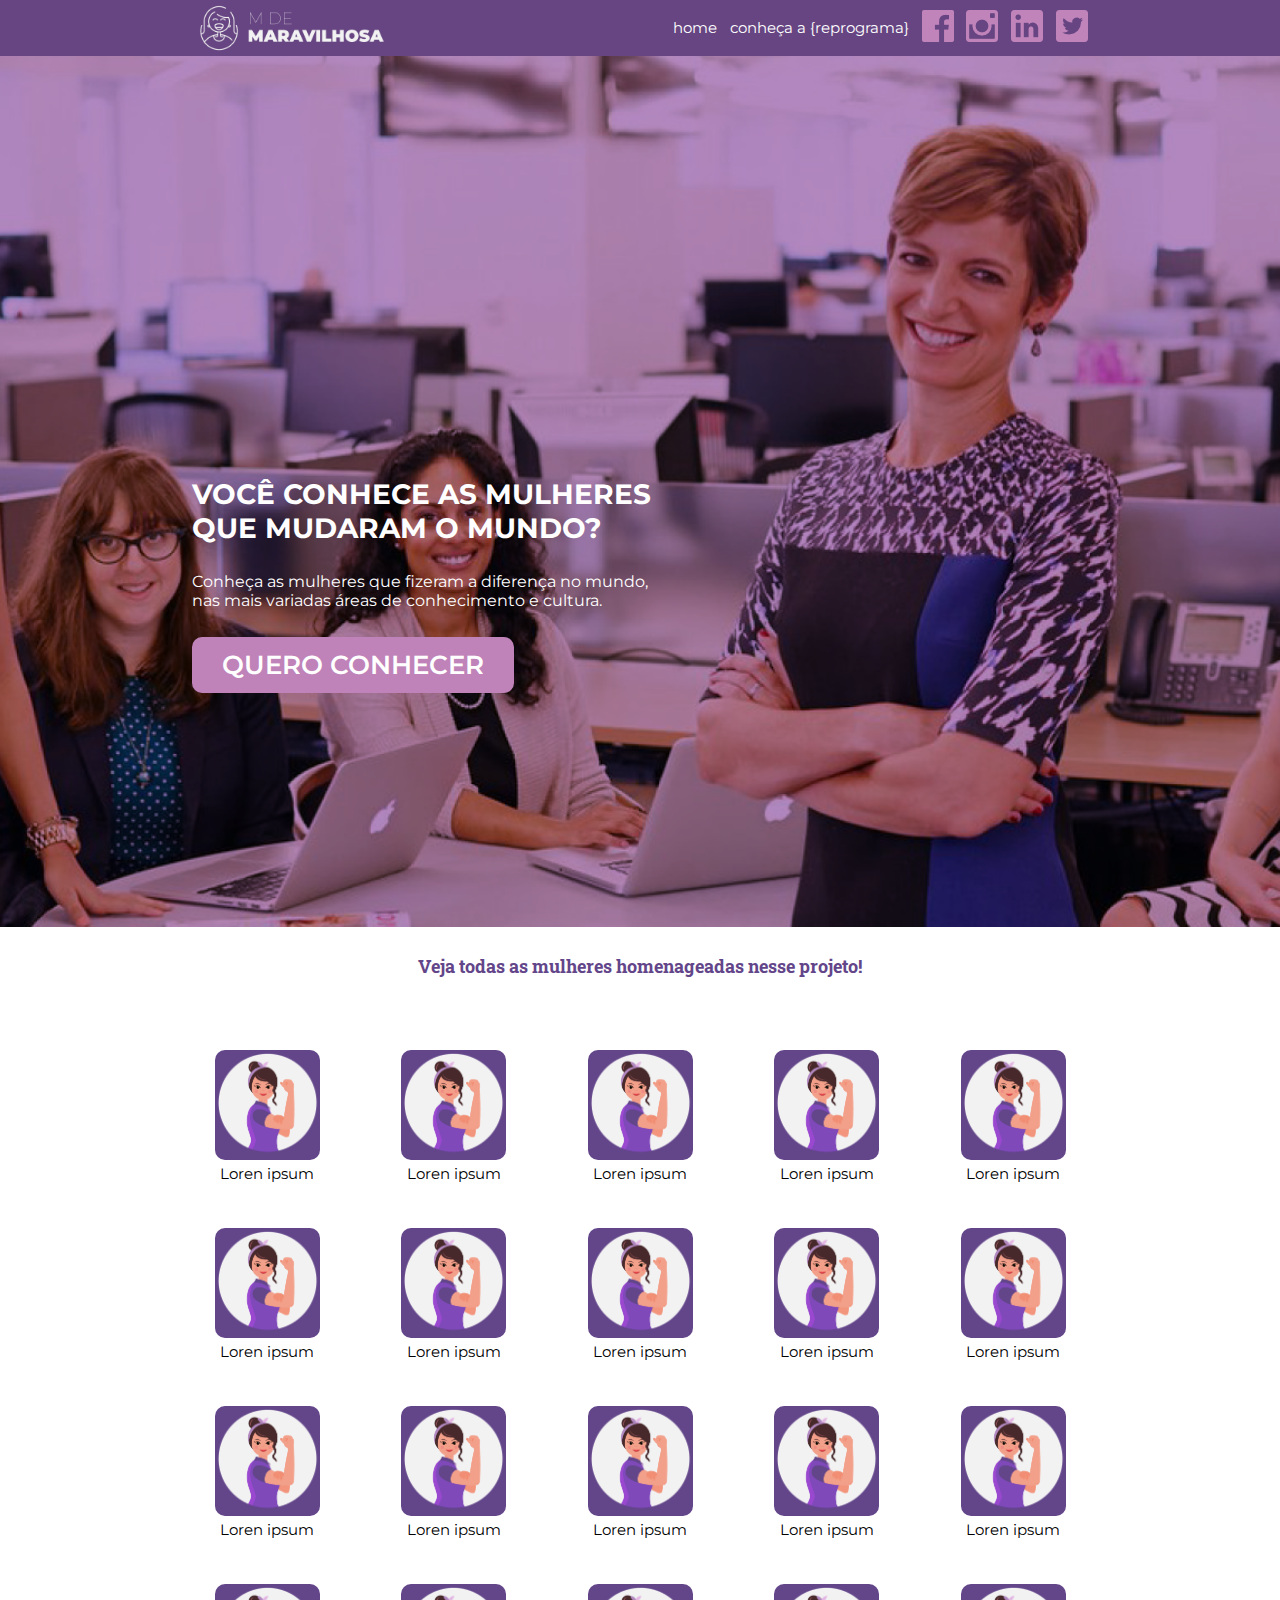
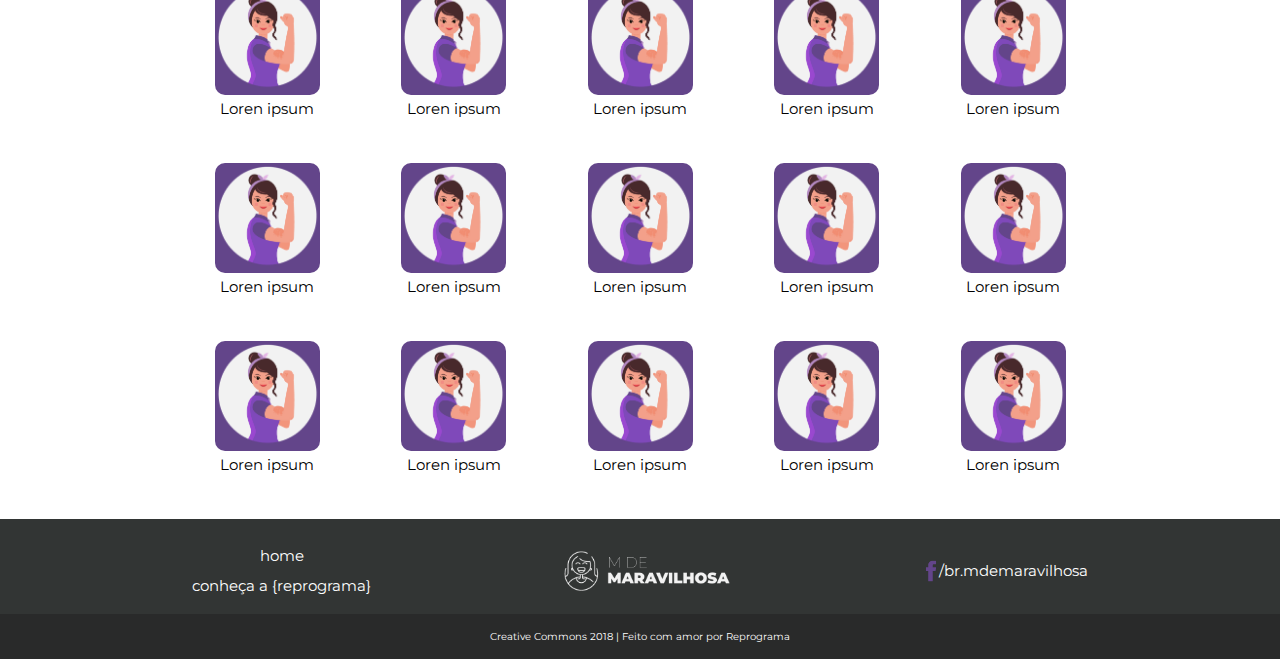
<file: index.html>
<!DOCTYPE html>
<html lang="pt-br">

    <head>
        <meta charset="UTF-8">
        <meta name="viewport" content="width=device-width, initial-scale=1.0">
        <meta http-equiv="X-UA-Compatible" content="ie=edge">
        <title>M de Maravilhosa</title>
        <link href="https://fonts.googleapis.com/css?family=Montserrat:400,800|Roboto+Slab" rel="stylesheet">
        <link rel="stylesheet" href="css/style.css">
    </head>

    <body>
        <header class="cabecalho">
            <div class="container">
                <img class="cabecalho__logo" src="img/logo-white.png" alt="Logo M de Maravilhosa">
                <nav class="navegacao">
                    <ul class="navegacao__web">
                        <li><a href="">home</a></li>
                        <li><a href="">conheça a {reprograma}</a></li>
                        <li><a href=""><img src="img/icon-facebook.png" alt="link para Facebook"></a></li>
                        <li><a href=""><img src="img/icon-instagram.png" alt="link para Instagram"></a></li>
                        <li><a href=""><img src="img/icon-linkedin.png" alt="link para o Linkedin"></a></li>
                        <li><a href=""><img src="img/icon-twitter.png" alt="link para o Twitter"></a></li>
                    </ul>
                    <a class="navegacao__mobile" href=""><img src="img/menu-nav.png" alt="Menu de navegação para mobile"></a>
                </nav>
            </div>
        </header>

        <main>
            <section class="banner">
                <h1 class="banner__titulo container--banner">
                    Você conhece as mulheres <br>que mudaram o mundo?
                </h1>
                <h2 class="banner__subtitulo container--banner">
                    Conheça as mulheres que fizeram a diferença no mundo, <br> nas mais variadas áreas de conhecimento e cultura.
                </h2>
                <a class="btn btn--principal container--banner" href="#">Quero conhecer</a>
            </section>

            <section class="menu-perfis">
                <h3 class="menu-perfis__titulo principal">Veja todas as mulheres homenageadas nesse projeto!</h3>
                <div class="container--perfis">
                    <a class="menu-perfis__links" href="#">
                        <figure class="menu-perfis__perfil">
                            <img src="img/img-mulher.png" alt="Perfil que deseja visualizar">
                            <figcaption>Loren ipsum</figcaption>
                        </figure>
                    </a>
                    <a class="menu-perfis__links" href="#">
                        <figure class="menu-perfis__perfil">
                            <img src="img/img-mulher.png" alt="Perfil que deseja visualizar">
                            <figcaption>Loren ipsum</figcaption>
                        </figure>
                    </a>
                    <a class="menu-perfis__links" href="#">
                        <figure class="menu-perfis__perfil">
                            <img src="img/img-mulher.png" alt="Perfil que deseja visualizar">
                            <figcaption>Loren ipsum</figcaption>
                        </figure>
                    </a>
                    <a class="menu-perfis__links" href="#">
                        <figure class="menu-perfis__perfil">
                            <img src="img/img-mulher.png" alt="Perfil que deseja visualizar">
                            <figcaption>Loren ipsum</figcaption>
                        </figure>
                    </a>
                    <a class="menu-perfis__links" href="#">
                        <figure class="menu-perfis__perfil">
                            <img src="img/img-mulher.png" alt="Perfil que deseja visualizar">
                            <figcaption>Loren ipsum</figcaption>
                        </figure>
                    </a>
                    <a class="menu-perfis__links" href="#">
                        <figure class="menu-perfis__perfil">
                            <img src="img/img-mulher.png" alt="Perfil que deseja visualizar">
                            <figcaption>Loren ipsum</figcaption>
                        </figure>
                    </a>
                    <a class="menu-perfis__links" href="#">
                        <figure class="menu-perfis__perfil">
                            <img src="img/img-mulher.png" alt="Perfil que deseja visualizar">
                            <figcaption>Loren ipsum</figcaption>
                        </figure>
                    </a>
                    <a class="menu-perfis__links" href="#">
                        <figure class="menu-perfis__perfil">
                            <img src="img/img-mulher.png" alt="Perfil que deseja visualizar">
                            <figcaption>Loren ipsum</figcaption>
                        </figure>
                    </a>
                    <a class="menu-perfis__links" href="#">
                        <figure class="menu-perfis__perfil">
                            <img src="img/img-mulher.png" alt="Perfil que deseja visualizar">
                            <figcaption>Loren ipsum</figcaption>
                        </figure>
                    </a>
                    <a class="menu-perfis__links" href="#">
                        <figure class="menu-perfis__perfil">
                            <img src="img/img-mulher.png" alt="Perfil que deseja visualizar">
                            <figcaption>Loren ipsum</figcaption>
                        </figure>
                    </a>
                    <a class="menu-perfis__links" href="#">
                        <figure class="menu-perfis__perfil">
                            <img src="img/img-mulher.png" alt="Perfil que deseja visualizar">
                            <figcaption>Loren ipsum</figcaption>
                        </figure>
                    </a>
                    <a class="menu-perfis__links" href="#">
                        <figure class="menu-perfis__perfil">
                            <img src="img/img-mulher.png" alt="Perfil que deseja visualizar">
                            <figcaption>Loren ipsum</figcaption>
                        </figure>
                    </a>
                    <a class="menu-perfis__links" href="#">
                        <figure class="menu-perfis__perfil">
                            <img src="img/img-mulher.png" alt="Perfil que deseja visualizar">
                            <figcaption>Loren ipsum</figcaption>
                        </figure>
                    </a>
                    <a class="menu-perfis__links" href="#">
                        <figure class="menu-perfis__perfil">
                            <img src="img/img-mulher.png" alt="Perfil que deseja visualizar">
                            <figcaption>Loren ipsum</figcaption>
                        </figure>
                    </a>
                    <a class="menu-perfis__links" href="#">
                        <figure class="menu-perfis__perfil">
                            <img src="img/img-mulher.png" alt="Perfil que deseja visualizar">
                            <figcaption>Loren ipsum</figcaption>
                        </figure>
                    </a>
                    <a class="menu-perfis__links" href="#">
                        <figure class="menu-perfis__perfil">
                            <img src="img/img-mulher.png" alt="Perfil que deseja visualizar">
                            <figcaption>Loren ipsum</figcaption>
                        </figure>
                        </a>
                    <a class="menu-perfis__links" href="#">
                        <figure class="menu-perfis__perfil">
                            <img src="img/img-mulher.png" alt="Perfil que deseja visualizar">
                            <figcaption>Loren ipsum</figcaption>
                        </figure>
                    </a>
                    <a class="menu-perfis__links" href="#">
                        <figure class="menu-perfis__perfil">
                            <img src="img/img-mulher.png" alt="Perfil que deseja visualizar">
                            <figcaption>Loren ipsum</figcaption>
                        </figure>
                    </a>
                    <a class="menu-perfis__links" href="#">
                        <figure class="menu-perfis__perfil">
                            <img src="img/img-mulher.png" alt="Perfil que deseja visualizar">
                            <figcaption>Loren ipsum</figcaption>
                        </figure>
                        </a>
                    <a class="menu-perfis__links" href="#">
                        <figure class="menu-perfis__perfil">
                            <img src="img/img-mulher.png" alt="Perfil que deseja visualizar">
                            <figcaption>Loren ipsum</figcaption>
                        </figure>
                    </a>
                    <a class="menu-perfis__links" href="#">
                        <figure class="menu-perfis__perfil">
                            <img src="img/img-mulher.png" alt="Perfil que deseja visualizar">
                            <figcaption>Loren ipsum</figcaption>
                        </figure>
                    </a>
                    <a class="menu-perfis__links" href="#">
                        <figure class="menu-perfis__perfil">
                            <img src="img/img-mulher.png" alt="Perfil que deseja visualizar">
                            <figcaption>Loren ipsum</figcaption>
                        </figure>
                    </a>
                    <a class="menu-perfis__links" href="#">
                        <figure class="menu-perfis__perfil">
                            <img src="img/img-mulher.png" alt="Perfil que deseja visualizar">
                            <figcaption>Loren ipsum</figcaption>
                        </figure>
                    </a>
                    <a class="menu-perfis__links" href="#">
                        <figure class="menu-perfis__perfil">
                            <img src="img/img-mulher.png" alt="Perfil que deseja visualizar">
                            <figcaption>Loren ipsum</figcaption>
                        </figure>
                    </a>
                    <a class="menu-perfis__links" href="#">
                        <figure class="menu-perfis__perfil">
                            <img src="img/img-mulher.png" alt="Perfil que deseja visualizar">
                            <figcaption>Loren ipsum</figcaption>
                        </figure>
                    </a>
                    <a class="menu-perfis__links" href="#">
                        <figure class="menu-perfis__perfil">
                            <img src="img/img-mulher.png" alt="Perfil que deseja visualizar">
                            <figcaption>Loren ipsum</figcaption>
                        </figure>
                    </a>
                    <a class="menu-perfis__links" href="#">
                        <figure class="menu-perfis__perfil">
                            <img src="img/img-mulher.png" alt="Perfil que deseja visualizar">
                            <figcaption>Loren ipsum</figcaption>
                        </figure>
                    </a>
                    <a class="menu-perfis__links" href="#">
                        <figure class="menu-perfis__perfil">
                            <img src="img/img-mulher.png" alt="Perfil que deseja visualizar">
                            <figcaption>Loren ipsum</figcaption>
                        </figure>
                    </a>
                    <a class="menu-perfis__links" href="#">
                        <figure class="menu-perfis__perfil">
                            <img src="img/img-mulher.png" alt="Perfil que deseja visualizar">
                            <figcaption>Loren ipsum</figcaption>
                        </figure>
                    </a>
                    <a class="menu-perfis__links" href="#">
                        <figure class="menu-perfis__perfil">
                            <img src="img/img-mulher.png" alt="Perfil que deseja visualizar">
                            <figcaption>Loren ipsum</figcaption>
                        </figure>
                    </a>
                </div>
            </section>
        </main>

        <footer class="rodape">
           <nav class="rodape__nav container--rodape">
                <ul class="rodape__links">
                    <li><a href="">home</a></li>
                    <li><a href="">conheça a {reprograma}</a></li>
                </ul>
                <img class="rodape__logo" src="img/logo-white.png" alt="Logo M de Maravilhosa">
                    <a class="rodape__link-face" href="#">
                        <img src="img/fb-icone.png" alt="link para o Facebook"> 
                        <p>/br.mdemaravilhosa</p>
                    </a>
           </nav>
           <section class="rodape__copyrigth">
               <p>Creative Commons 2018 | Feito com amor por Reprograma</p>
           </section>

        </footer>
    </body>
</html>
</file>
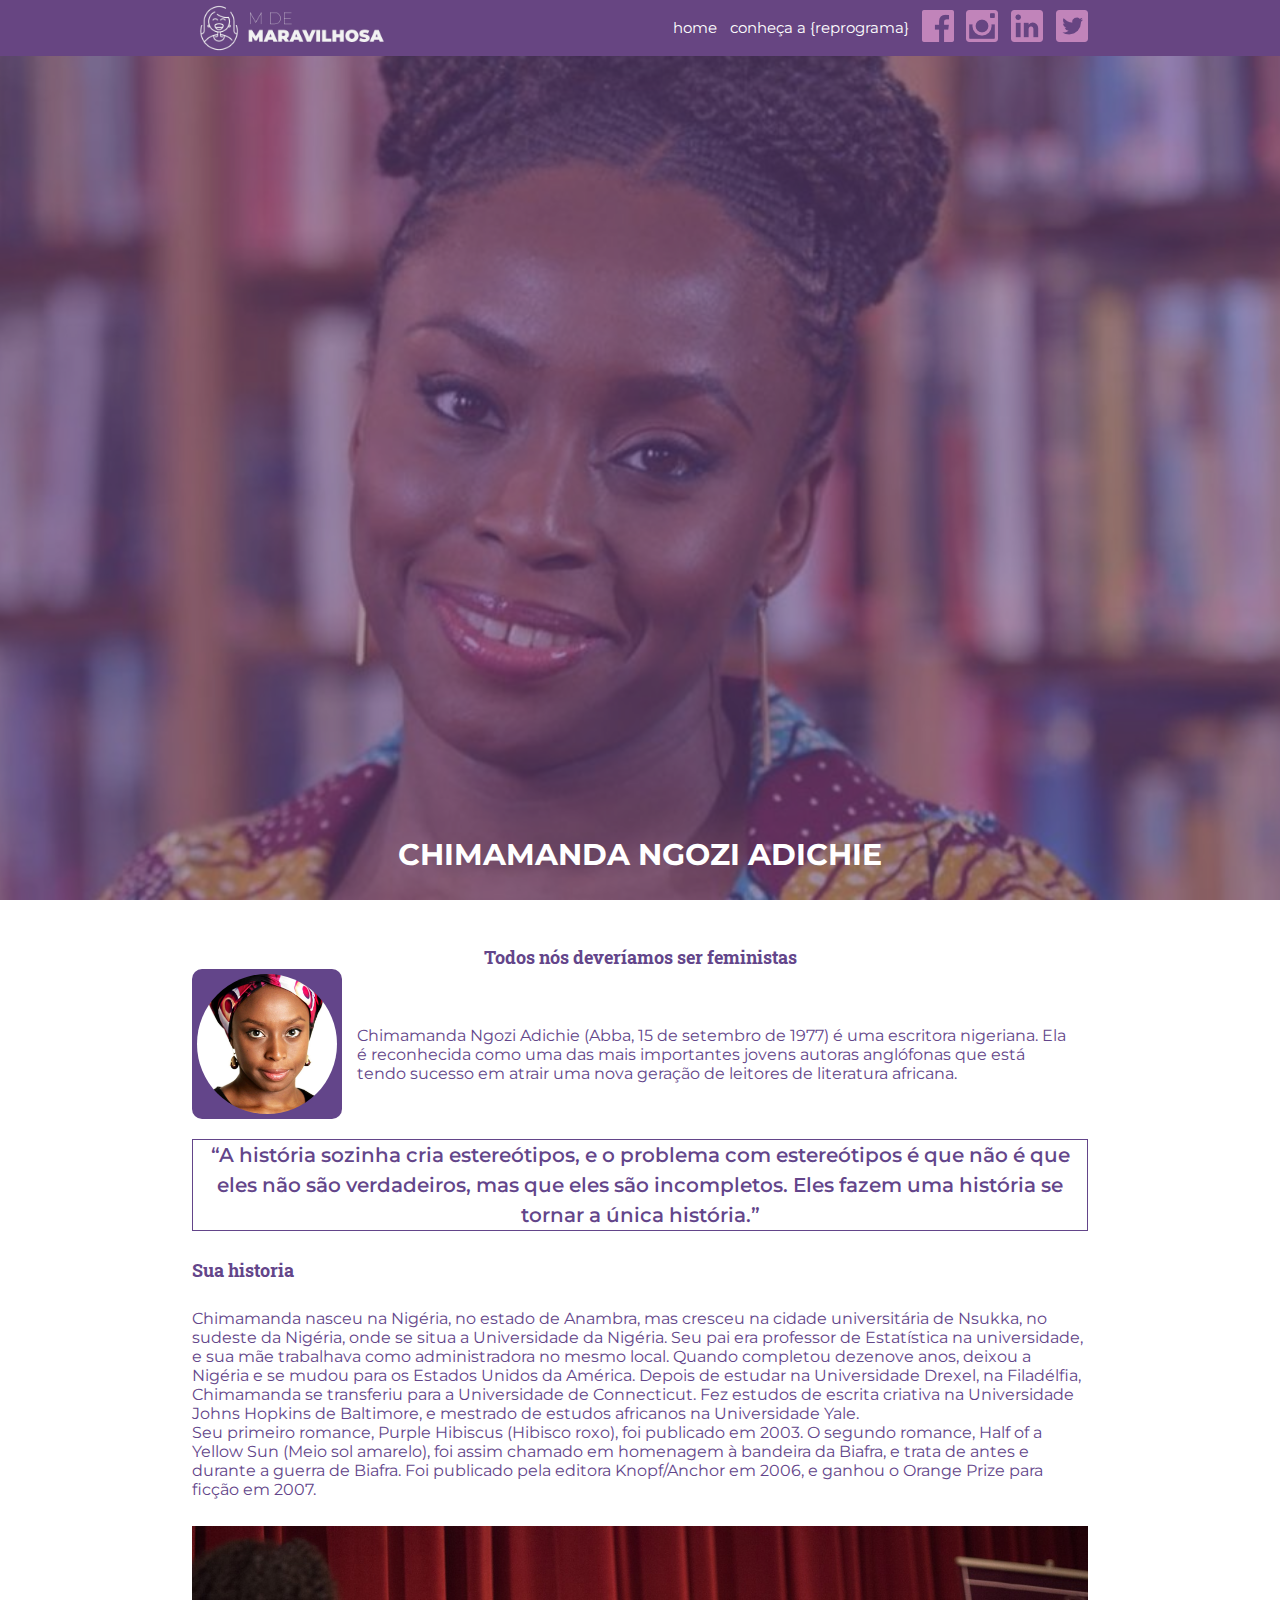
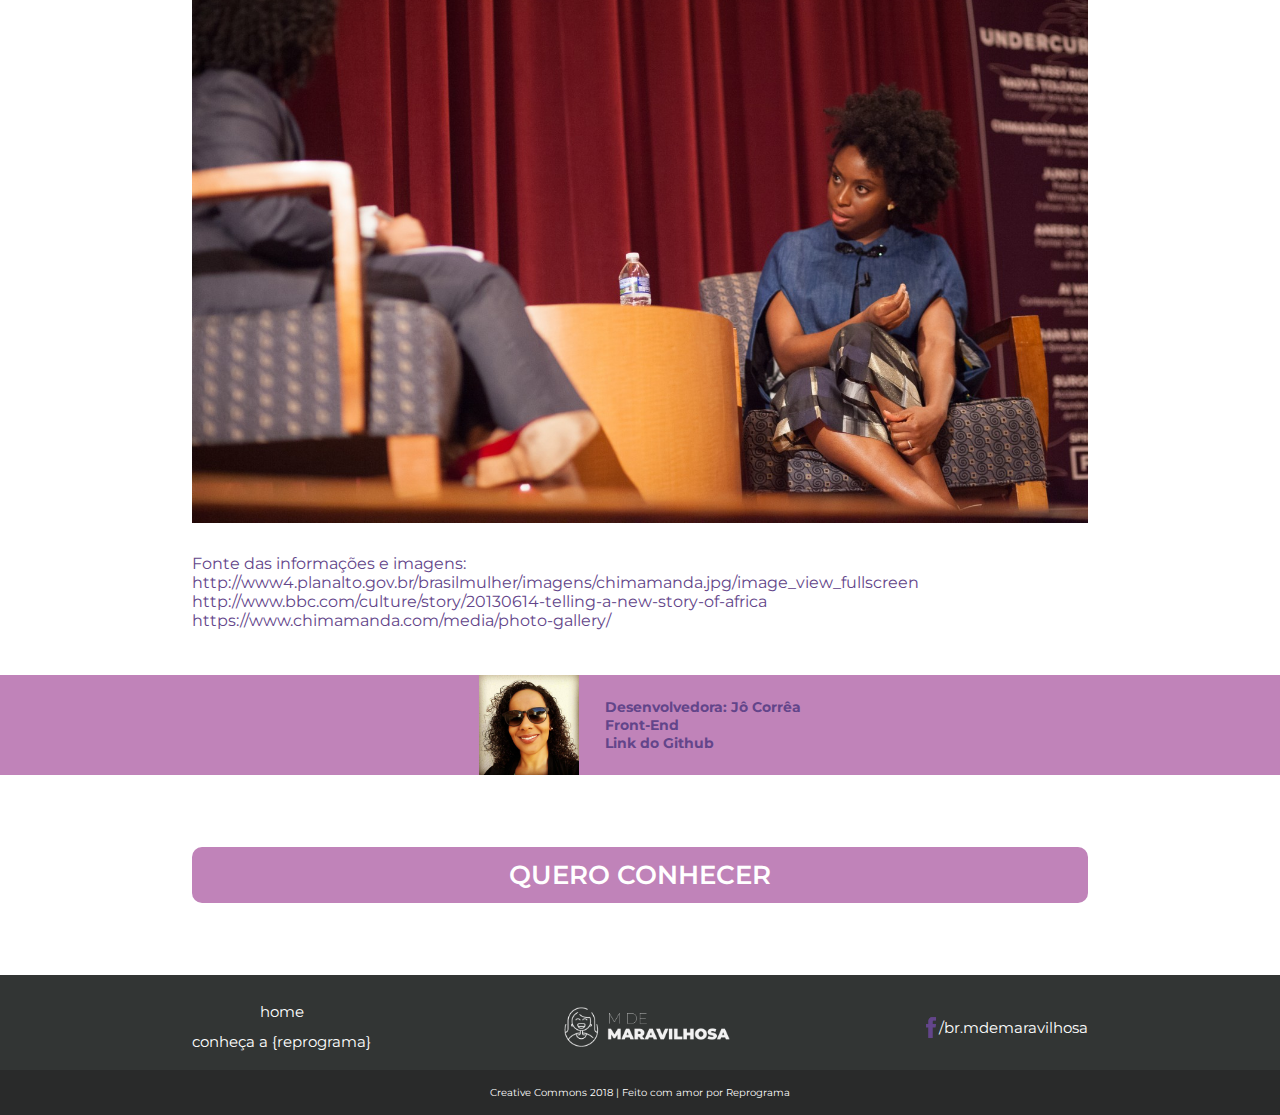
<file: perfil/chimamanda-ngozi-adichie.html>
<!DOCTYPE html>
<html lang="pt-br">

    <head>
        <meta charset="UTF-8">
        <meta name="viewport" content="width=device-width, initial-scale=1.0">
        <meta http-equiv="X-UA-Compatible" content="ie=edge">
        <title>M de Maravilhosa</title>
        <link href="https://fonts.googleapis.com/css?family=Montserrat:400,800|Roboto+Slab" rel="stylesheet">
        <link rel="stylesheet" href="../css/style.css">
    </head>

    <body>
        <header class="cabecalho">
            <div class="container">
                <img class="cabecalho__logo" src="../img/logo-white.png" alt="Logo M de Maravilhosa">
                <nav class="navegacao">
                    <ul class="navegacao__web">
                        <li><a href="">home</a></li>
                        <li><a href="">conheça a {reprograma}</a></li>
                        <li><a href=""><img src="../img/icon-facebook.png" alt="link para Facebook"></a></li>
                        <li><a href=""><img src="../img/icon-instagram.png" alt="link para Instagram"></a></li>
                        <li><a href=""><img src="../img/icon-linkedin.png" alt="link para o Linkedin"></a></li>
                        <li><a href=""><img src="../img/icon-twitter.png" alt="link para o Twitter"></a></li>
                    </ul>
                    <a class="navegacao__mobile" href=""><img src="../img/menu-nav.png" alt="Menu de navegação para mobile"></a>
                </nav>
            </div>
        </header>

        <main>
            <section class="banner-perfil">
                <div class="banner-perfil__color">
                    <h1 class="banner-perfil__titulo">
                        Chimamanda Ngozi Adichie
                    </h1>
                </div>
            </section>

            <section class="perfil">
                <h3 class="perfil__titulo principal">Todos nós deveríamos ser feministas</h3>
                <div class="container--perfis">
                    <div class="perfil__sobre">
                        <div class="perfil__imagem u-espaco-direita">
                            <img src="../img/perfil.jpeg" alt="Chimamanda Ngozi">
                        </div>
                        <p class="u-espaco-direita"> Chimamanda Ngozi Adichie (Abba, 15 de setembro de 1977) é uma escritora nigeriana. Ela é reconhecida como uma das mais importantes jovens autoras anglófonas que está tendo sucesso em atrair uma nova geração de leitores de literatura africana.</p>
                    </div>

                    <div class="perfil__citacao">
                        <p>“A história sozinha cria estereótipos, e o problema com estereótipos é que não é que eles não são verdadeiros, mas que eles são incompletos. Eles fazem uma história se tornar a única história.”</p>
                    </div>
                    <div class="perfil__historia">
                        <h3 class="menu-perfis__titulo u-esquerda">Sua historia</h3>
                        <p>Chimamanda nasceu na Nigéria, no estado de Anambra, mas cresceu na cidade universitária de Nsukka, no sudeste da Nigéria, onde se situa a Universidade da Nigéria. Seu pai era professor de Estatística na universidade, e sua mãe trabalhava como administradora no mesmo local. Quando completou dezenove anos, deixou a Nigéria e se mudou para os Estados Unidos da América. Depois de estudar na Universidade Drexel, na Filadélfia, Chimamanda se transferiu para a Universidade de Connecticut. Fez estudos de escrita criativa na Universidade Johns Hopkins de Baltimore, e mestrado de estudos africanos na Universidade Yale.</p>
                        <p>Seu primeiro romance, Purple Hibiscus (Hibisco roxo), foi publicado em 2003. O segundo romance, Half of a Yellow Sun (Meio sol amarelo), foi assim chamado em homenagem à bandeira da Biafra, e trata de antes e durante a guerra de Biafra. Foi publicado pela editora Knopf/Anchor em 2006, e ganhou o Orange Prize para ficção em 2007.</p>
                        <img src="../img/header.jpg" alt="Chimamanda em entrevista">
                        <p>Fonte das informações e imagens:</p>
                        <p>
                            <a href ="http://www4.planalto.gov.br/brasilmulher/imagens/chimamanda.jpg/image_view_fullscreen">http://www4.planalto.gov.br/brasilmulher/imagens/chimamanda.jpg/image_view_fullscreen</a>
                            <a href="http://www.bbc.com/culture/story/20130614-telling-a-new-story-of-africa"> http://www.bbc.com/culture/story/20130614-telling-a-new-story-of-africa</a>
                            <a href=" https://www.chimamanda.com/media/photo-gallery/">https://www.chimamanda.com/media/photo-gallery/</a>
                        </p>
                    </div>
                </div>

            </section>

            <section class="creditos">
                <div class="container--creditos">
                    <img class="creditos__foto" src="../img/jo.jpg" alt="Jô Corrêa">
                    <div class="creditos__dados">
                        <p>Desenvolvedora: Jô Corrêa</p>
                        <p>Front-End</p>
                        <a href="#">Link do Github</a>
                    </div>   
                </div>
            </section>

            <a class="btn btn--voltar-principal" href="#">Quero conhecer</a>

        </main>

        <footer class="rodape">
           <nav class="rodape__nav container--rodape">
                <ul class="rodape__links">
                    <li><a href="">home</a></li>
                    <li><a href="">conheça a {reprograma}</a></li>
                </ul>
                <img class="rodape__logo" src="../img/logo-white.png" alt="Logo M de Maravilhosa">
                <a class="rodape__link-face" href="#">
                    <img src="../img/fb-icone.png" alt="link para o Facebook"> 
                    <p>/br.mdemaravilhosa</p>
                </a>
           </nav>
           <section class="rodape__copyrigth">
               <p>Creative Commons 2018 | Feito com amor por Reprograma</p>
           </section>

        </footer>
    </body>
</html>
</file>
<file: css/style.css>
/* GERAL --------------------------------------------------------*/
*{
    box-sizing: border-box;
    margin: 0;
}

html{
    font-size: 8px;
}

a{
    text-decoration: none;
    color: #FFFFFF;
}

ul,li {
    list-style-type: none;
}

body{
    font-family: 'Montserrat', Arial, Helvetica, sans-serif;
}

img{
    width: 100%;
}

/*Cabeçalho --------------------------------------------------------*/

.cabecalho {
    background-color: #674582;
    width: 100vw;
    position: fixed;
    top:0;
    z-index: 999;
}

.container{
    margin: 0 5%;
    display: flex;
    justify-content: space-between;
    align-items: center;
}

.cabecalho__logo{
    max-width: 200px;
    min-width: 200px;
}

.navegacao__web{
    display: none;
}

.navegacao__mobile img{
    max-width: 20px;
    min-width: 20px;
}

/*Banner principal --------------------------------------------------------*/
.banner{
    background-image: url(../img/bg-banner-claro.png);
    background-size:cover;
    background-position:center center; /*- offset na ref da img*/
    height: 100vh;
    color: #FFFFFF;
}

.container--banner{
    margin: 0 5%;
    margin-top: 3vh;
}

.banner__titulo{
    padding-top: 50vh;
    font-size: 2.8rem;
    text-transform: uppercase;
    font-weight: bolder;
}

.banner__subtitulo{
    font-size: 1.6rem;
    font-weight: normal;
}

.btn{
    display: block;
    text-align: center;
    text-transform: uppercase;
    font-weight: 600;
    background:#C083B9;
    padding: 1.2rem 3rem;
    font-size: 2.6rem;
    border-radius:10px;
}
/*Banner perfil--------------------------------------------------------*/
.banner-perfil{
    background-image: url(../img/fundo-perfil.jpg);
    background-size:cover;
    background-position:center center; /*- offset na ref da img*/
    height: 100vh;
    color: #FFFFFF;
}

.banner-perfil__color{
    background-color: rgba(103,69,130,0.6);
    display: flex;
    align-items: flex-end;
    justify-content: center;
    text-align: center;
    height:100vh;
}

.banner-perfil__titulo{
    font-size: 3rem;
    text-transform: uppercase;
    font-weight: bolder;
    padding-bottom: 3vh;
}

/*Menu perfis--------------------------------------------------------*/
.container--perfis{
    margin: 0 5%;
    display:flex;
    justify-content: space-between;
    flex-wrap: wrap;
    margin-top:5vh;
}

.principal{
    font-family: 'Roboto Slab',Arial, Helvetica, sans-serif;
    color: #63458A;
    font-size: 1.8rem;
    text-align: center;
    margin-top:5vh;
}

.menu-perfis__perfil {
    color: #000000;
    text-align: center;
    font-size: 1.5rem;
    padding:0 10%;
}

.menu-perfis__links img{
    background: #63458A;
    border-radius: 10px;
    max-width: 150px;
    margin-top: 5vh;
}

/* Perfil ------------------------------------------------------*/
.perfil{
    color: #63458A;
    font-size: 1.6rem;
}

.container--perfis{
    margin: 0 5%;
}

.menu-perfis__titulo{
    font-family: 'Roboto Slab',Arial, Helvetica, sans-serif;
    font-size: 1.8rem;
    text-align: center;
    margin:3vh 0;
}

.perfil__sobre{
    display: flex;
    align-items: center;
}

.u-espaco-direita{
    margin-right: 15px;
}

.perfil__imagem{
    background: #63458A;
    border-radius:10px;
    display: flex;
    align-items: center;
    justify-content: center;
    margin-bottom: 20px;
}

.perfil__imagem img{
    max-width: 150px;
    min-width: 150px;
    border-radius:50%;
    padding: 5px;
   }

.perfil__citacao{
    width: 100%;
    border: 1px solid #63458A;
    font-size: 2rem;
    font-weight: 550;
    line-height: 3rem;
    text-align: center;
}

.u-esquerda{
    text-align: left;
}

.perfil__historia{
    width: 100%;
}

.perfil__historia img{
    padding: 3vh 0;
}

.perfil__historia a{
    color:#63458A;
    word-wrap: break-word;
}

.creditos{
    background: #C083B9;
    margin-top:5vh;
}

.container--creditos{
    margin:0 10%;
    display: flex;
    align-items: center;
    justify-content: center;
}

.creditos__dados{
    color:#63458A;
    font-weight: bold;
    line-height: 1.8rem;
    font-size: 1.4rem;
    padding-left: 2vw;
}

.creditos__dados a{
    color:#63458A;
}

.creditos__foto{
    max-width:100px;
    min-width:100px;
}

.btn--voltar-principal{
    display:block;
    margin:8vh 15%;
}



/*Rodapé--------------------------------------------------------*/
.rodape{
    color: #FFFFFF;
    text-align: center;
    background-color: #323534;
    margin-top:5vh;
}

.container--rodape{
    display: flex;
    flex-direction: column;
    margin: 0 5%;
    font-size: 1.6rem;
    align-items: center;
    text-align: center;
    padding-top:1vh;
}

.rodape__links{
    padding:0;
    line-height:3rem;
}

.rodape__logo{
    padding: 2vh 0;
    max-width: 180px;
    min-width: 180px;
}

.rodape__link-face{
    display: flex;
    justify-content: center;
    align-items: center;
    height: 20px;
    margin-bottom: 5vh;
}

.rodape__link-face img {
    width: 16px;
}

.rodape__copyrigth{
    background-color: #292A2A;
    line-height: 5vh;
    font-style: normal;
    font-size: 1rem;
    padding: 0;
}

/* Media queries ----------------------------------------- */

@media (min-width:768px){
    /* Geral */
    html{
        font-size: 9px;
    }

    /* Cabeçalho */
    .container{
        margin: 0 10%;
    }

    .navegacao__mobile{
        display: none;
    }

    .navegacao__web{
        display: flex;
        font-size: 1.5rem;
        align-items: center;
        padding:0;
    }

    .navegacao__web li{
        display: inline-block;
        padding-left: 1vw;
    }
    
    /* Banner principal */
    .container--banner{
        margin: 0 10%;
        margin-top: 3vh;
    }
    .container--perfis{
        margin: 0 10%;
    }
    .btn--principal{
        display: inline-block;
    }

    /* Rodapé */
    .container--rodape{
        display: flex;
        flex-direction: row;
        justify-content: space-between;
        align-items: center;
        margin: 0 10%;
        font-size: 1.5rem;
    }

    .rodape__link-face{
        margin-bottom: 0;
        }
}

@media (min-width:768px){
    /* Geral */
    html{
        font-size: 10px;
    }

    /* Cabeçalho */
    .container{
        margin: 0 15%;
    }

    /* .navegacao__mobile{
        display: none;
    } */

    /* .navegacao__web{
        display: flex;
        font-size: 1.5rem;
        align-items: center;
        padding:0;
    } */

    /* .navegacao__web li{
        display: inline-block;
        padding-left: 1vw;
    } */
    
    /* Banner principal */
    .container--banner{
        margin: 0 15%;
        margin-top: 3vh;
    }

    .container--perfis{
        margin: 0 15%;
    }
    .menu-perfis__perfil {
        padding:0 15%;
    }


    .btn--principal{
        display: inline-block;
    }

    /* Rodapé */
    .container--rodape{
        display: flex;
        flex-direction: row;
        justify-content: space-between;
        align-items: center;
        margin: 0 15%;
        font-size: 1.5rem;
    }

    .rodape__link-face{
        margin-bottom: 0;
        }
}
</file>
